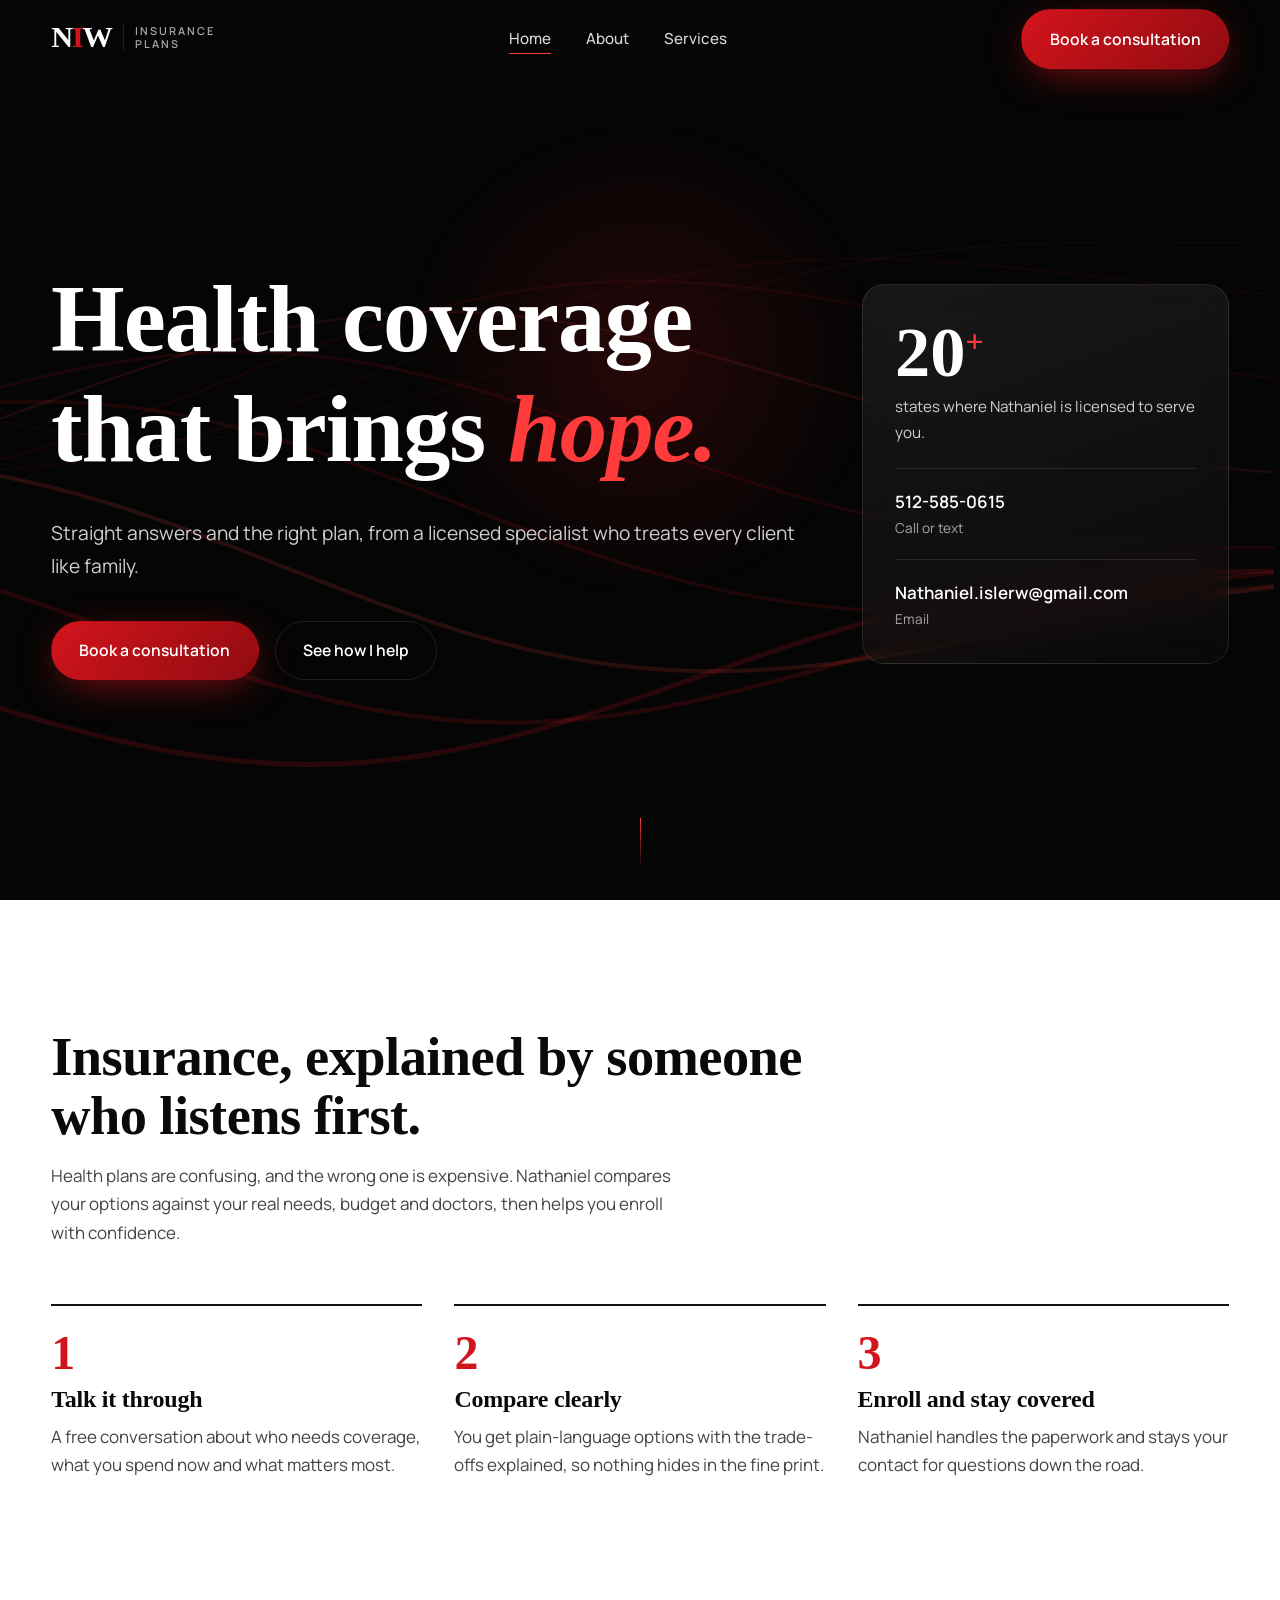
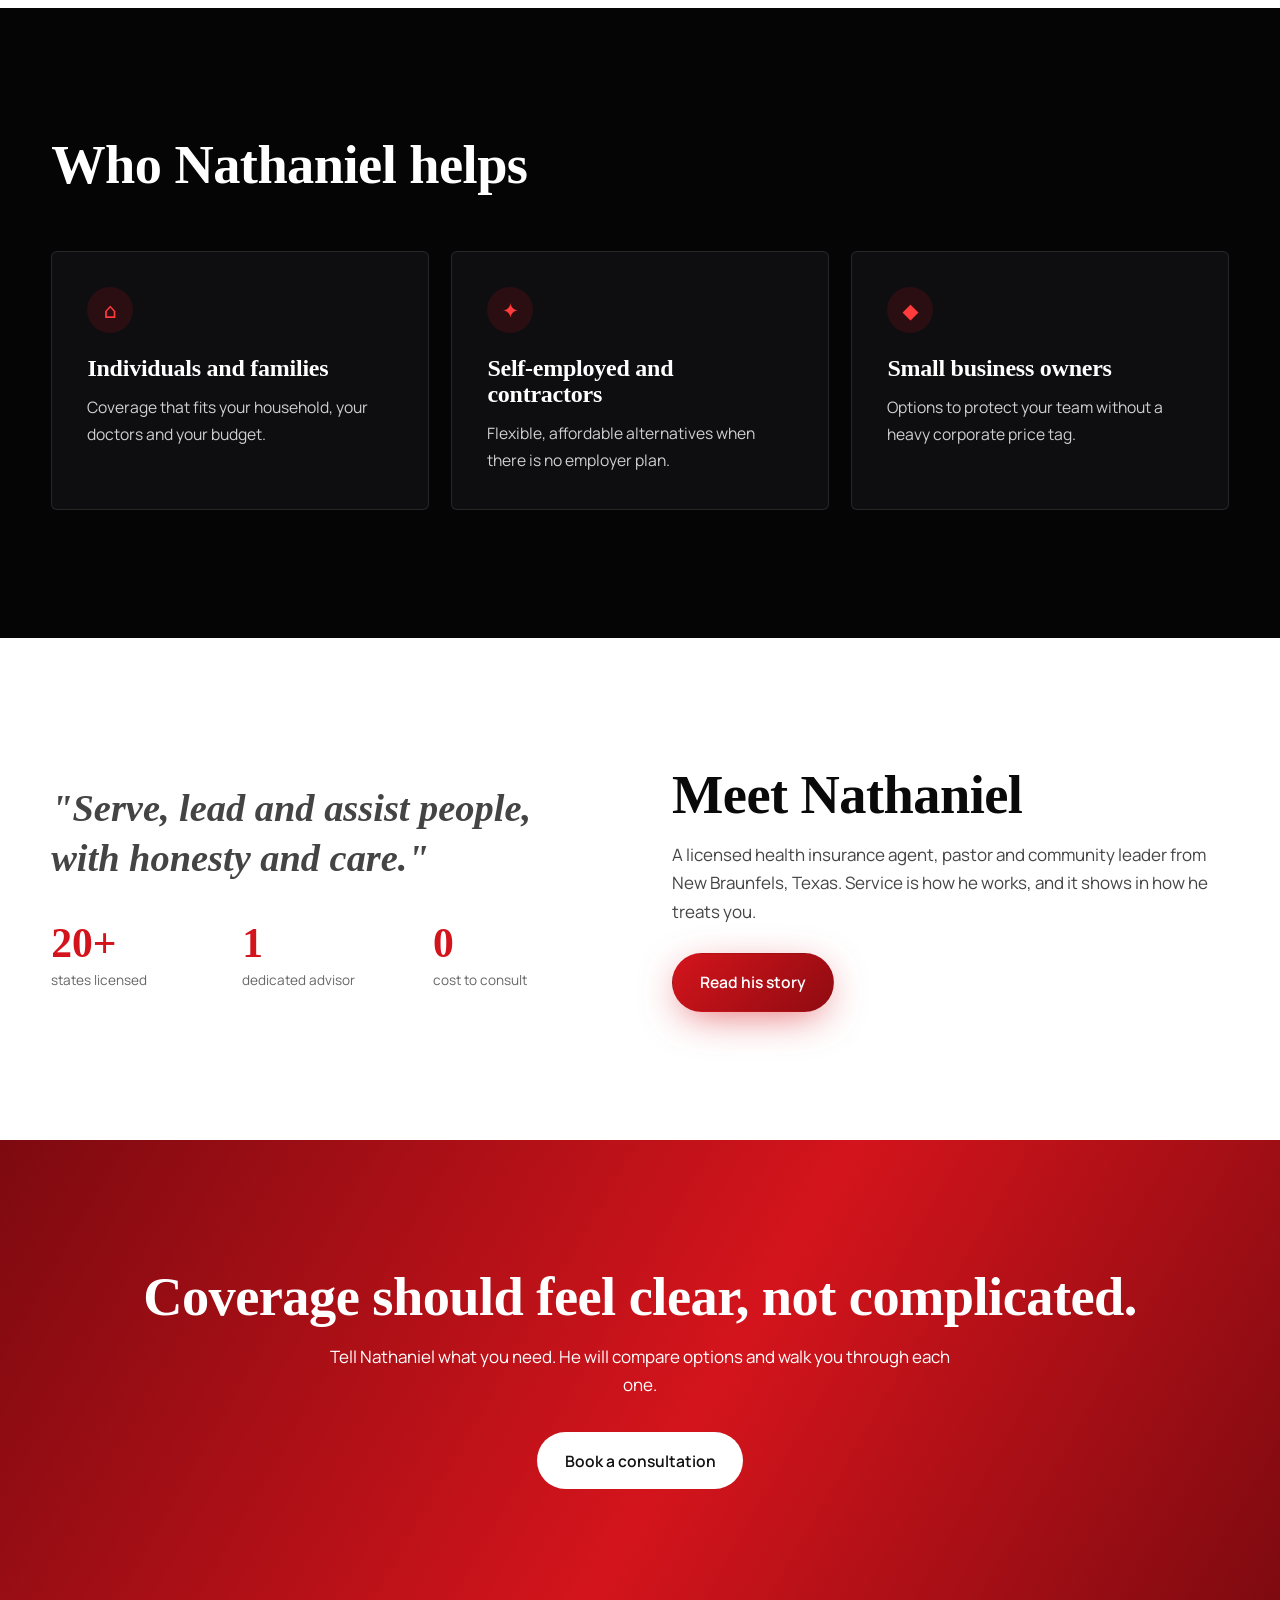
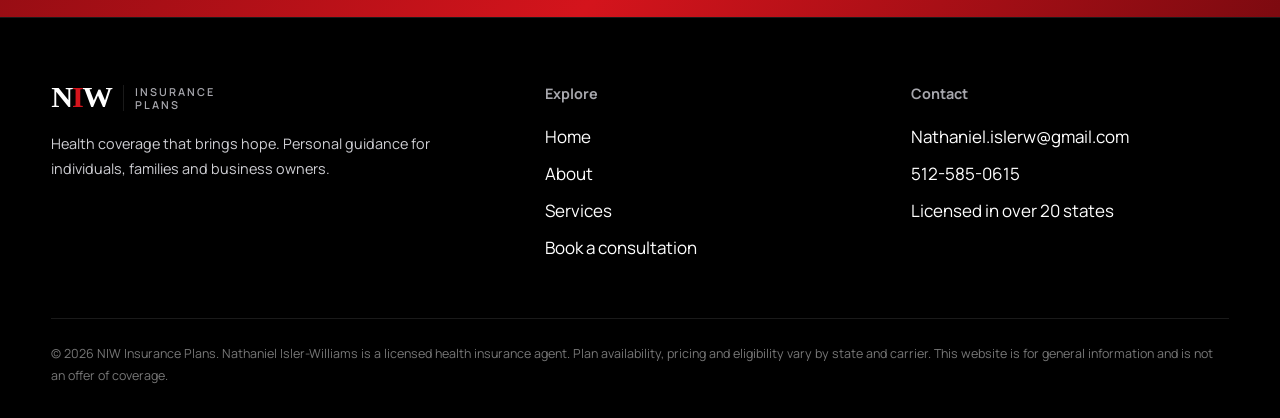
<file: index.html>
<!doctype html><html lang="en"><head><meta charset="utf-8">
    <meta name="viewport" content="width=device-width,initial-scale=1">
    <link rel="preconnect" href="https://fonts.googleapis.com">
    <link rel="preconnect" href="https://fonts.gstatic.com" crossorigin>
    <link href="https://fonts.googleapis.com/css2?family=Bodoni+Moda:ital,opsz,wght@0,6..96,600;0,6..96,700;1,6..96,600&family=Manrope:wght@400;500;600;700&display=swap" rel="stylesheet">
    <link rel="stylesheet" href="css/style.css">
    <title>NIW Insurance Plans | Health Insurance Specialist in Texas</title><meta name="description" content="Nathaniel Isler-Williams is a licensed health insurance specialist helping individuals, families and business owners find coverage that brings hope. Licensed in 20+ states."></head>
    <body>
<div class="glow"></div>
<section class="hero"><canvas id="fx" aria-hidden="true"></canvas><div class="wrap"><div>
<h1 aria-label="Health coverage that brings hope"><span class="w" style="--i:0"><span>Health</span></span> <span class="w" style="--i:1"><span>coverage</span></span> <span class="w" style="--i:2"><span>that</span></span> <span class="w" style="--i:3"><span>brings</span></span> <span class="w" style="--i:4"><span><em>hope.</em></span></span></h1>
<p class="lead">Straight answers and the right plan, from a licensed specialist who treats every client like family.</p>
<div class="cta"><a class="btn red mag" href="book.html">Book a consultation</a><a class="btn" href="services.html">See how I help</a></div></div>
<aside class="panel"><div class="big"><span data-n="20">0</span><sup>+</sup></div><p>states where Nathaniel is licensed to serve you.</p><hr><a href="tel:+15125850615">512-585-0615<span>Call or text</span></a><hr><a href="mailto:Nathaniel.islerw@gmail.com">Nathaniel.islerw@gmail.com<span>Email</span></a></aside></div><div class="scroll"></div></section>
<section class="light"><div class="wrap"><div class="head rv"><h2>Insurance, explained by someone who listens first.</h2><p>Health plans are confusing, and the wrong one is expensive. Nathaniel compares your options against your real needs, budget and doctors, then helps you enroll with confidence.</p></div>
<div class="steps rv"><div><h3>Talk it through</h3><p>A free conversation about who needs coverage, what you spend now and what matters most.</p></div><div><h3>Compare clearly</h3><p>You get plain-language options with the trade-offs explained, so nothing hides in the fine print.</p></div><div><h3>Enroll and stay covered</h3><p>Nathaniel handles the paperwork and stays your contact for questions down the road.</p></div></div></div></section>
<section><div class="wrap"><div class="head rv"><h2>Who Nathaniel helps</h2></div><div class="grid rv">
<div class="card"><div class="ico">⌂</div><h3>Individuals and families</h3><p>Coverage that fits your household, your doctors and your budget.</p></div>
<div class="card"><div class="ico">✦</div><h3>Self-employed and contractors</h3><p>Flexible, affordable alternatives when there is no employer plan.</p></div>
<div class="card"><div class="ico">◆</div><h3>Small business owners</h3><p>Options to protect your team without a heavy corporate price tag.</p></div></div></div></section>
<section class="light"><div class="wrap split"><div class="rv"><p class="quote">"Serve, lead and assist people, with honesty and care."</p><div class="stats"><div><b>20+</b><span>states licensed</span></div><div><b>1</b><span>dedicated advisor</span></div><div><b>0</b><span>cost to consult</span></div></div></div><div class="rv"><h2>Meet Nathaniel</h2><p style="margin:1rem 0 1.6rem">A licensed health insurance agent, pastor and community leader from New Braunfels, Texas. Service is how he works, and it shows in how he treats you.</p><a class="btn red" href="about.html">Read his story</a></div></div></section>
<section class="band"><div class="wrap rv"><h2>Coverage should feel clear, not complicated.</h2><p>Tell Nathaniel what you need. He will compare options and walk you through each one.</p><a class="btn mag" href="book.html">Book a consultation</a></div></section><script src="js/main.js"></script></body></html>
</file>
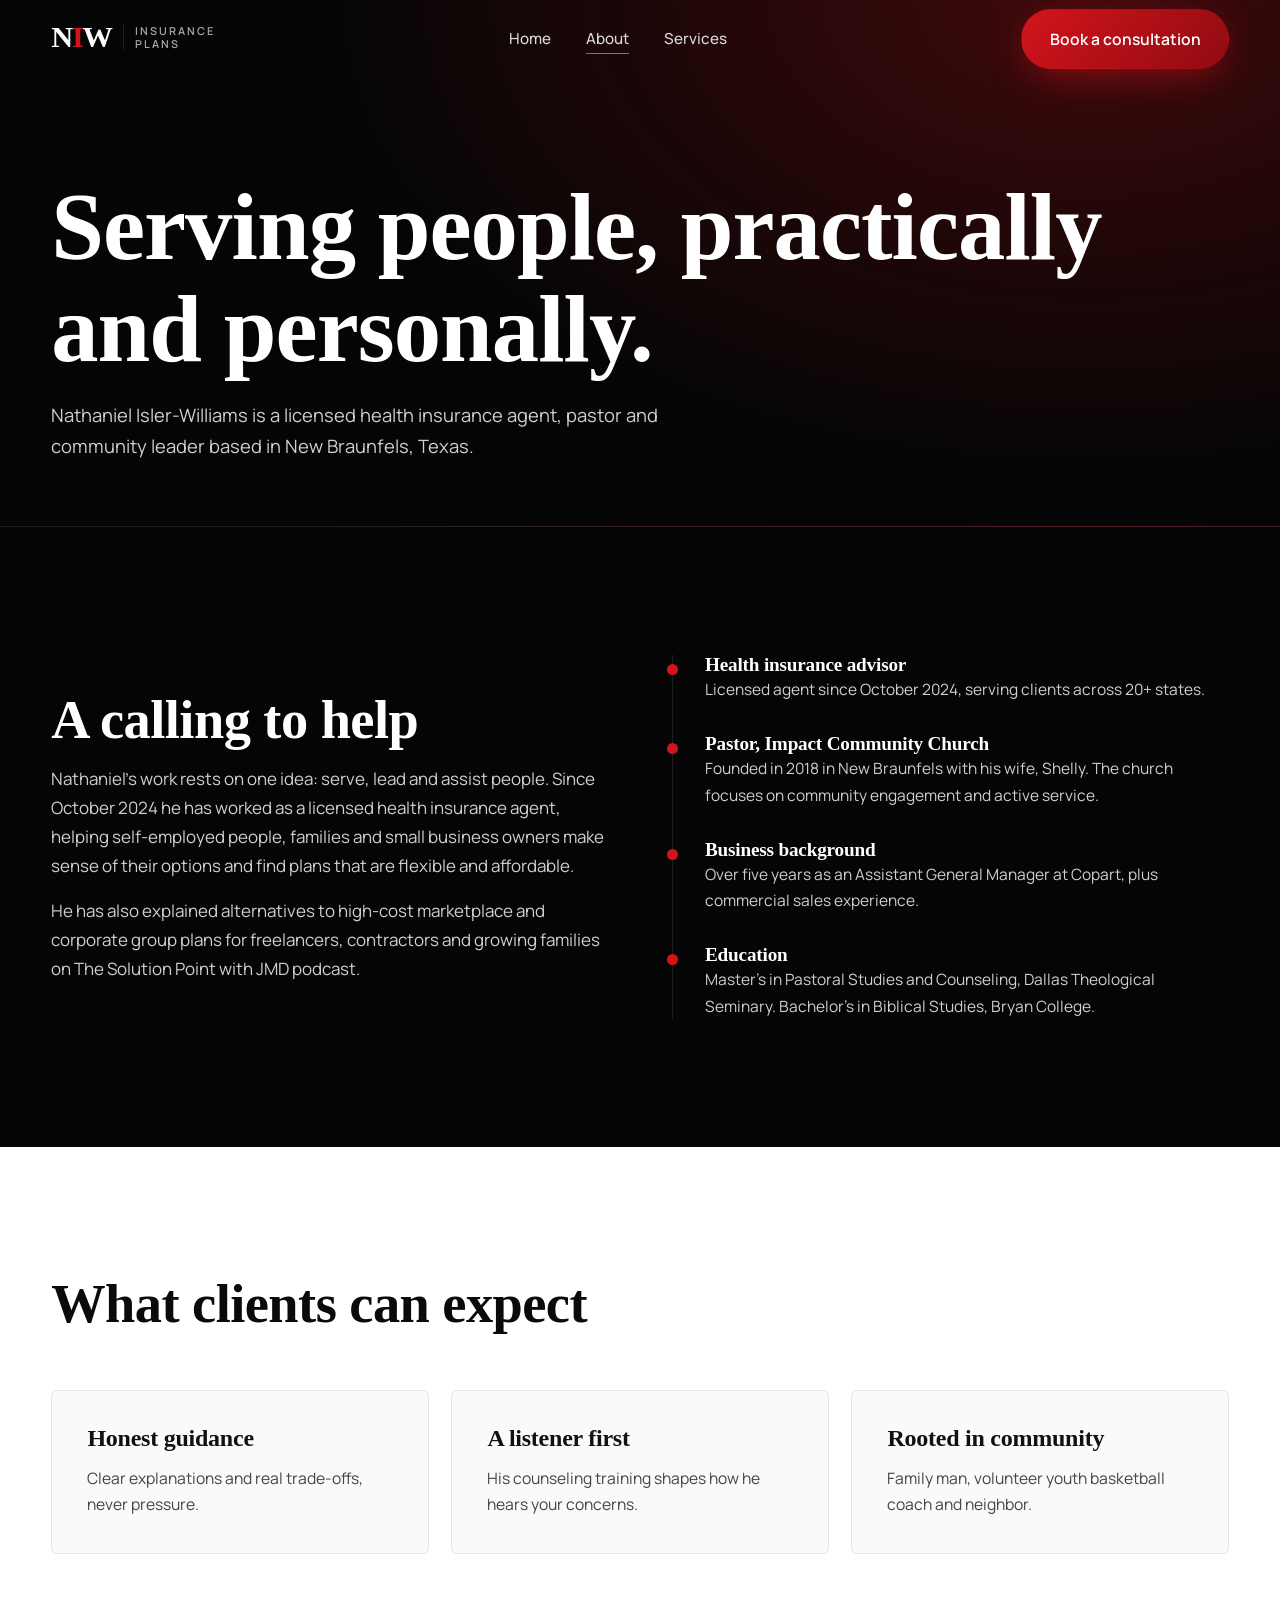
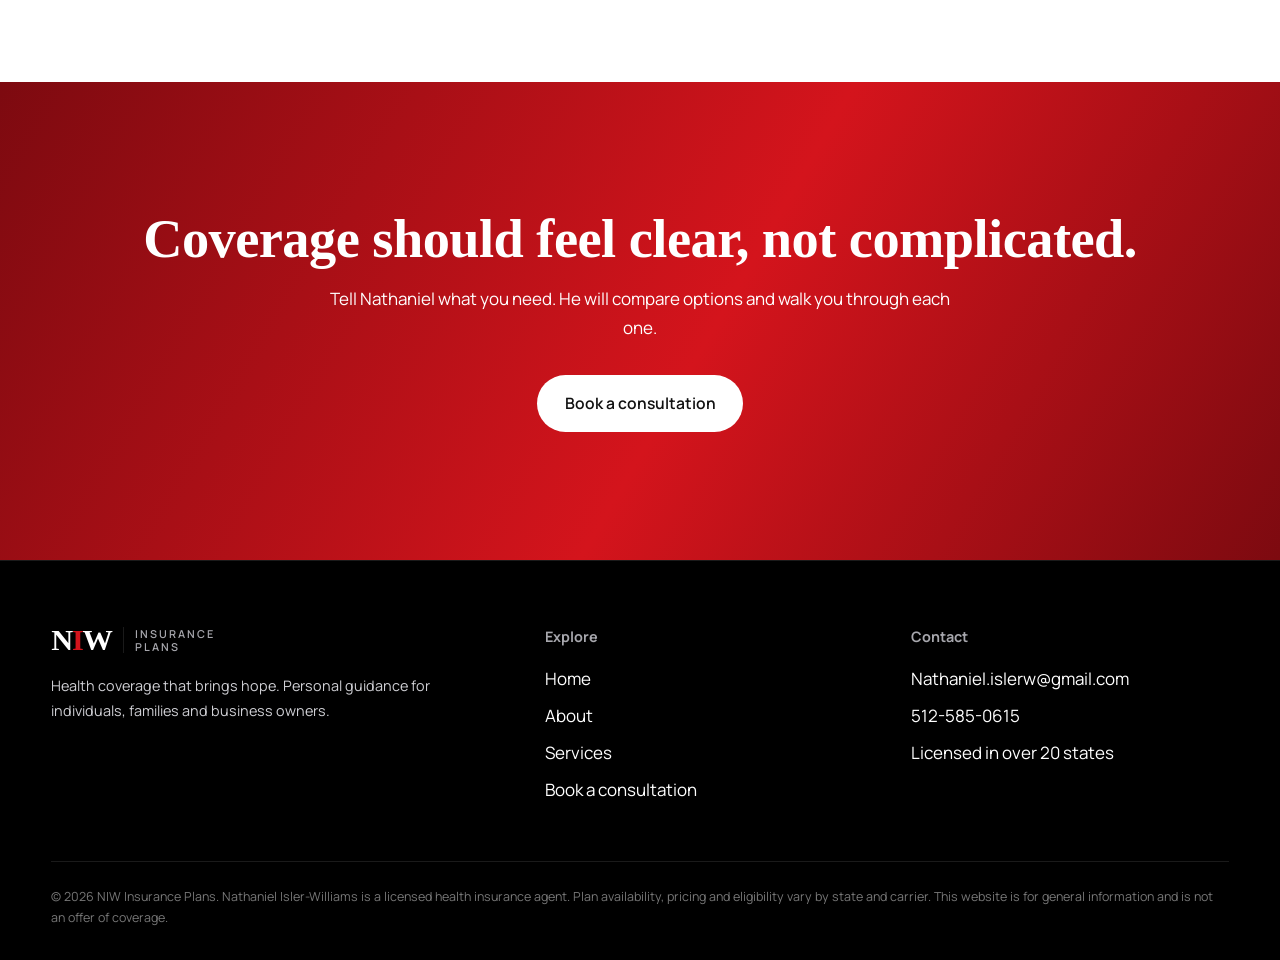
<file: about.html>
<!doctype html><html lang="en"><head><meta charset="utf-8"><meta name="viewport" content="width=device-width,initial-scale=1"><link rel="preconnect" href="https://fonts.googleapis.com"><link rel="preconnect" href="https://fonts.gstatic.com" crossorigin><link href="https://fonts.googleapis.com/css2?family=Bodoni+Moda:ital,opsz,wght@0,6..96,600;0,6..96,700;1,6..96,600&family=Manrope:wght@400;500;600;700&display=swap" rel="stylesheet"><link rel="stylesheet" href="css/style.css"><title>About Nathaniel Isler-Williams | NIW Insurance Plans</title><meta name="description" content="Meet Nathaniel Isler-Williams, licensed health insurance agent, pastor and community leader in New Braunfels, Texas."></head><body>
<section class="page-hero"><div class="wrap"><h1>Serving people, practically and personally.</h1><p>Nathaniel Isler-Williams is a licensed health insurance agent, pastor and community leader based in New Braunfels, Texas.</p></div></section>
<section><div class="wrap split"><div class="rv"><h2>A calling to help</h2><p style="margin-top:1rem">Nathaniel's work rests on one idea: serve, lead and assist people. Since October 2024 he has worked as a licensed health insurance agent, helping self-employed people, families and small business owners make sense of their options and find plans that are flexible and affordable.</p><p style="margin-top:1rem">He has also explained alternatives to high-cost marketplace and corporate group plans for freelancers, contractors and growing families on The Solution Point with JMD podcast.</p></div>
<div class="tl rv"><div><h3>Health insurance advisor</h3><p>Licensed agent since October 2024, serving clients across 20+ states.</p></div><div><h3>Pastor, Impact Community Church</h3><p>Founded in 2018 in New Braunfels with his wife, Shelly. The church focuses on community engagement and active service.</p></div><div><h3>Business background</h3><p>Over five years as an Assistant General Manager at Copart, plus commercial sales experience.</p></div><div><h3>Education</h3><p>Master's in Pastoral Studies and Counseling, Dallas Theological Seminary. Bachelor's in Biblical Studies, Bryan College.</p></div></div></div></section>
<section class="light"><div class="wrap"><div class="head rv"><h2>What clients can expect</h2></div><div class="grid rv"><div class="card" style="background:#fafafa;border-color:#e5e5e5"><h3 style="color:#111">Honest guidance</h3><p>Clear explanations and real trade-offs, never pressure.</p></div><div class="card" style="background:#fafafa;border-color:#e5e5e5"><h3 style="color:#111">A listener first</h3><p>His counseling training shapes how he hears your concerns.</p></div><div class="card" style="background:#fafafa;border-color:#e5e5e5"><h3 style="color:#111">Rooted in community</h3><p>Family man, volunteer youth basketball coach and neighbor.</p></div></div></div></section>
<section class="band"><div class="wrap rv"><h2>Coverage should feel clear, not complicated.</h2><p>Tell Nathaniel what you need. He will compare options and walk you through each one.</p><a class="btn mag" href="book.html">Book a consultation</a></div></section><script src="js/main.js"></script></body></html>
</file>
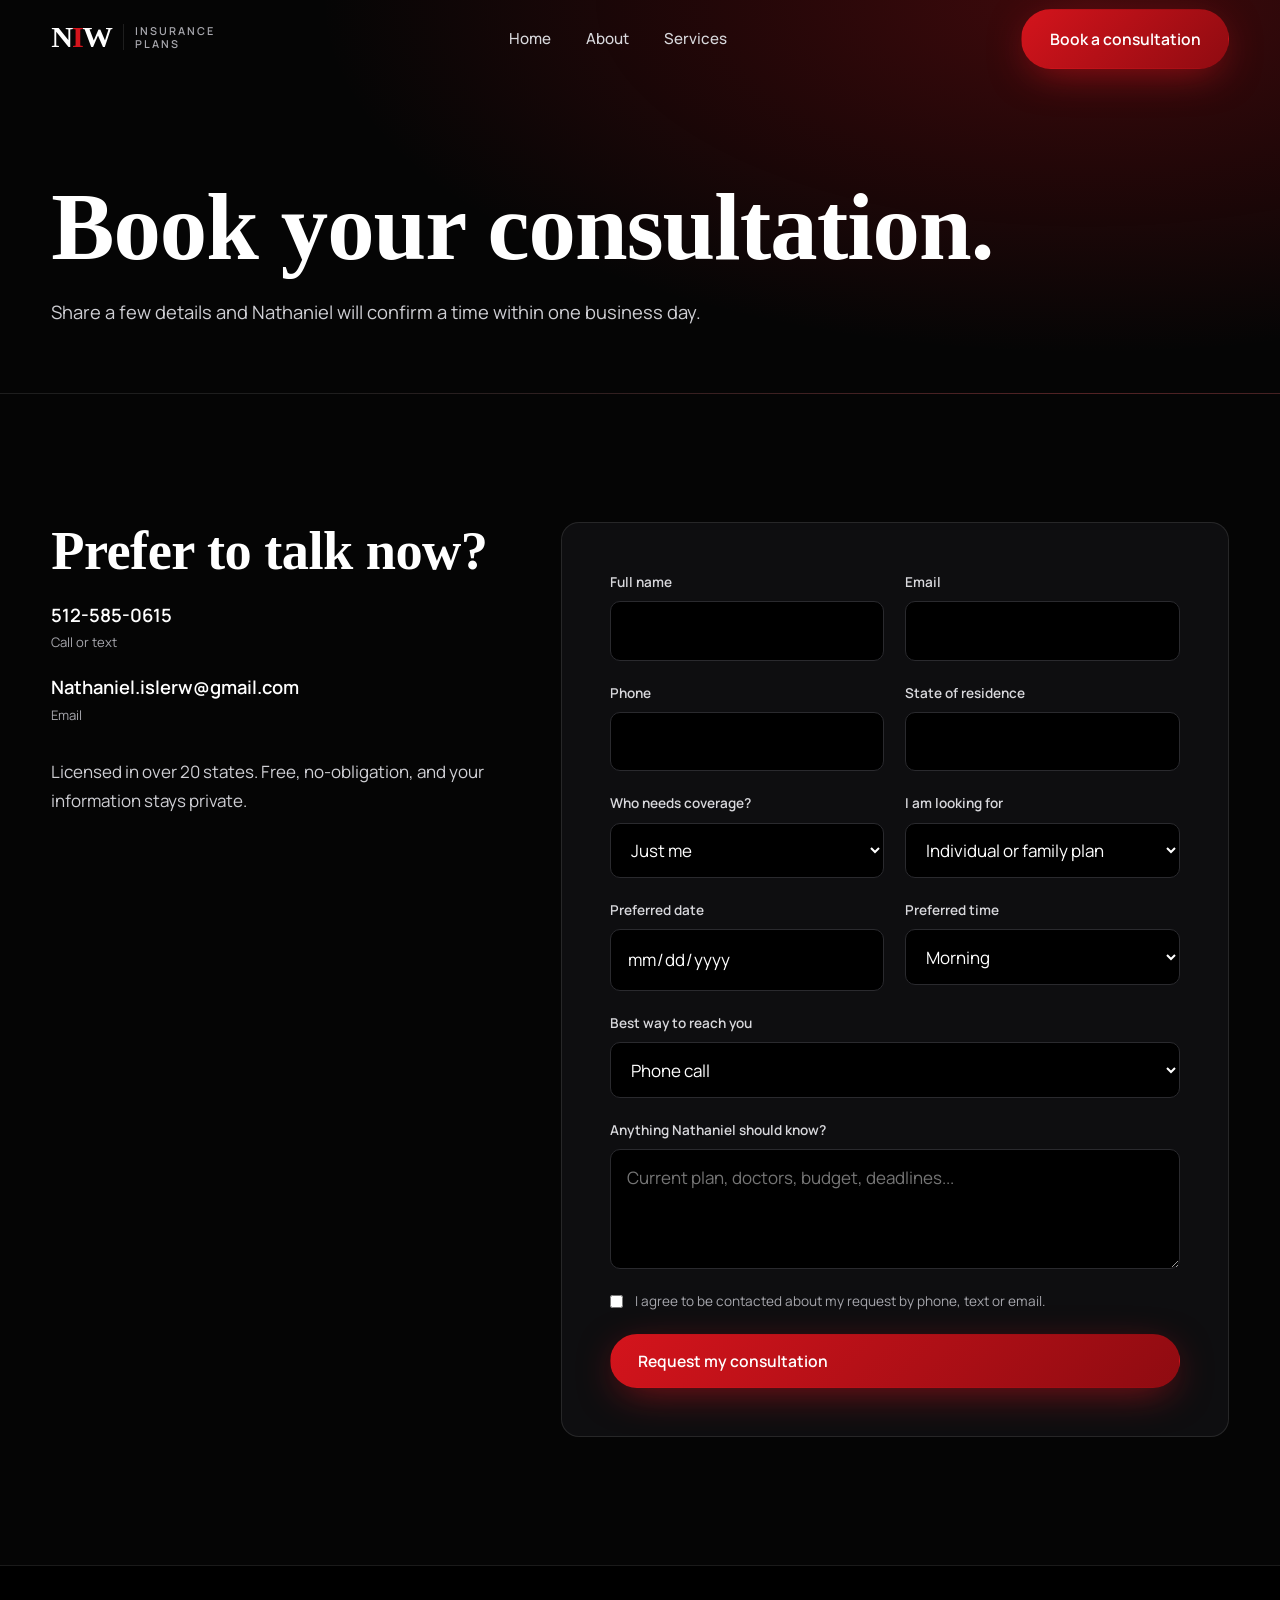
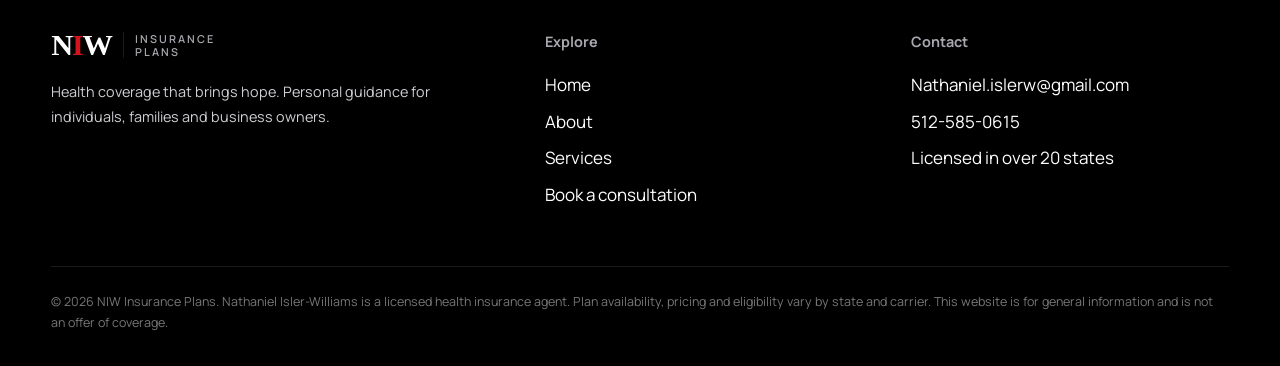
<file: book.html>
<!doctype html><html lang="en"><head><meta charset="utf-8"><meta name="viewport" content="width=device-width,initial-scale=1"><link rel="preconnect" href="https://fonts.googleapis.com"><link rel="preconnect" href="https://fonts.gstatic.com" crossorigin><link href="https://fonts.googleapis.com/css2?family=Bodoni+Moda:ital,opsz,wght@0,6..96,600;0,6..96,700;1,6..96,600&family=Manrope:wght@400;500;600;700&display=swap" rel="stylesheet"><link rel="stylesheet" href="css/style.css"><title>Book a Consultation | NIW Insurance Plans</title><meta name="description" content="Request a free health insurance consultation with Nathaniel Isler-Williams."></head><body>
<section class="page-hero"><div class="wrap"><h1>Book your consultation.</h1><p>Share a few details and Nathaniel will confirm a time within one business day.</p></div></section>
<section><div class="wrap book"><div class="info rv"><h2>Prefer to talk now?</h2><a href="tel:+15125850615">512-585-0615<span>Call or text</span></a><a href="mailto:Nathaniel.islerw@gmail.com">Nathaniel.islerw@gmail.com<span>Email</span></a><p style="margin-top:2rem">Licensed in over 20 states. Free, no-obligation, and your information stays private.</p></div>
<form id="bk" class="rv"><input type="hidden" name="_subject" value="New consultation request - NIW Insurance Plans"><input type="hidden" name="_template" value="table"><input type="hidden" name="_captcha" value="false"><input class="hp" type="text" name="_honey" tabindex="-1" autocomplete="off">
<div class="f"><label for="n">Full name</label><input id="n" name="Full name" required autocomplete="name"></div>
<div class="f"><label for="e">Email</label><input id="e" type="email" name="Email" required autocomplete="email"></div>
<div class="f"><label for="p">Phone</label><input id="p" type="tel" name="Phone" required autocomplete="tel"></div>
<div class="f"><label for="s">State of residence</label><input id="s" name="State" required autocomplete="address-level1"></div>
<div class="f"><label for="w">Who needs coverage?</label><select id="w" name="Coverage for"><option>Just me</option><option>Me and my spouse</option><option>My family</option><option>My business or team</option></select></div>
<div class="f"><label for="t">I am looking for</label><select id="t" name="Looking for"><option>Individual or family plan</option><option>Self-employed coverage</option><option>Small business coverage</option><option>Review of my current plan</option><option>Not sure yet</option></select></div>
<div class="f"><label for="d">Preferred date</label><input id="d" type="date" name="Preferred date" required></div>
<div class="f"><label for="tm">Preferred time</label><select id="tm" name="Preferred time"><option>Morning</option><option>Afternoon</option><option>Evening</option></select></div>
<div class="f full"><label for="c">Best way to reach you</label><select id="c" name="Contact method"><option>Phone call</option><option>Text message</option><option>Email</option></select></div>
<div class="f full"><label for="m">Anything Nathaniel should know?</label><textarea id="m" name="Notes" placeholder="Current plan, doctors, budget, deadlines..."></textarea></div>
<div class="f full chk"><input id="k" type="checkbox" name="Consent to contact" value="Yes" required><label for="k" style="font-weight:400;color:#a7a7ad">I agree to be contacted about my request by phone, text or email.</label></div>
<div class="f full"><button class="btn red" type="submit">Request my consultation</button></div><div id="msg" role="status"></div></form></div></section>
<script src="js/main.js"></script></body></html>
</file>
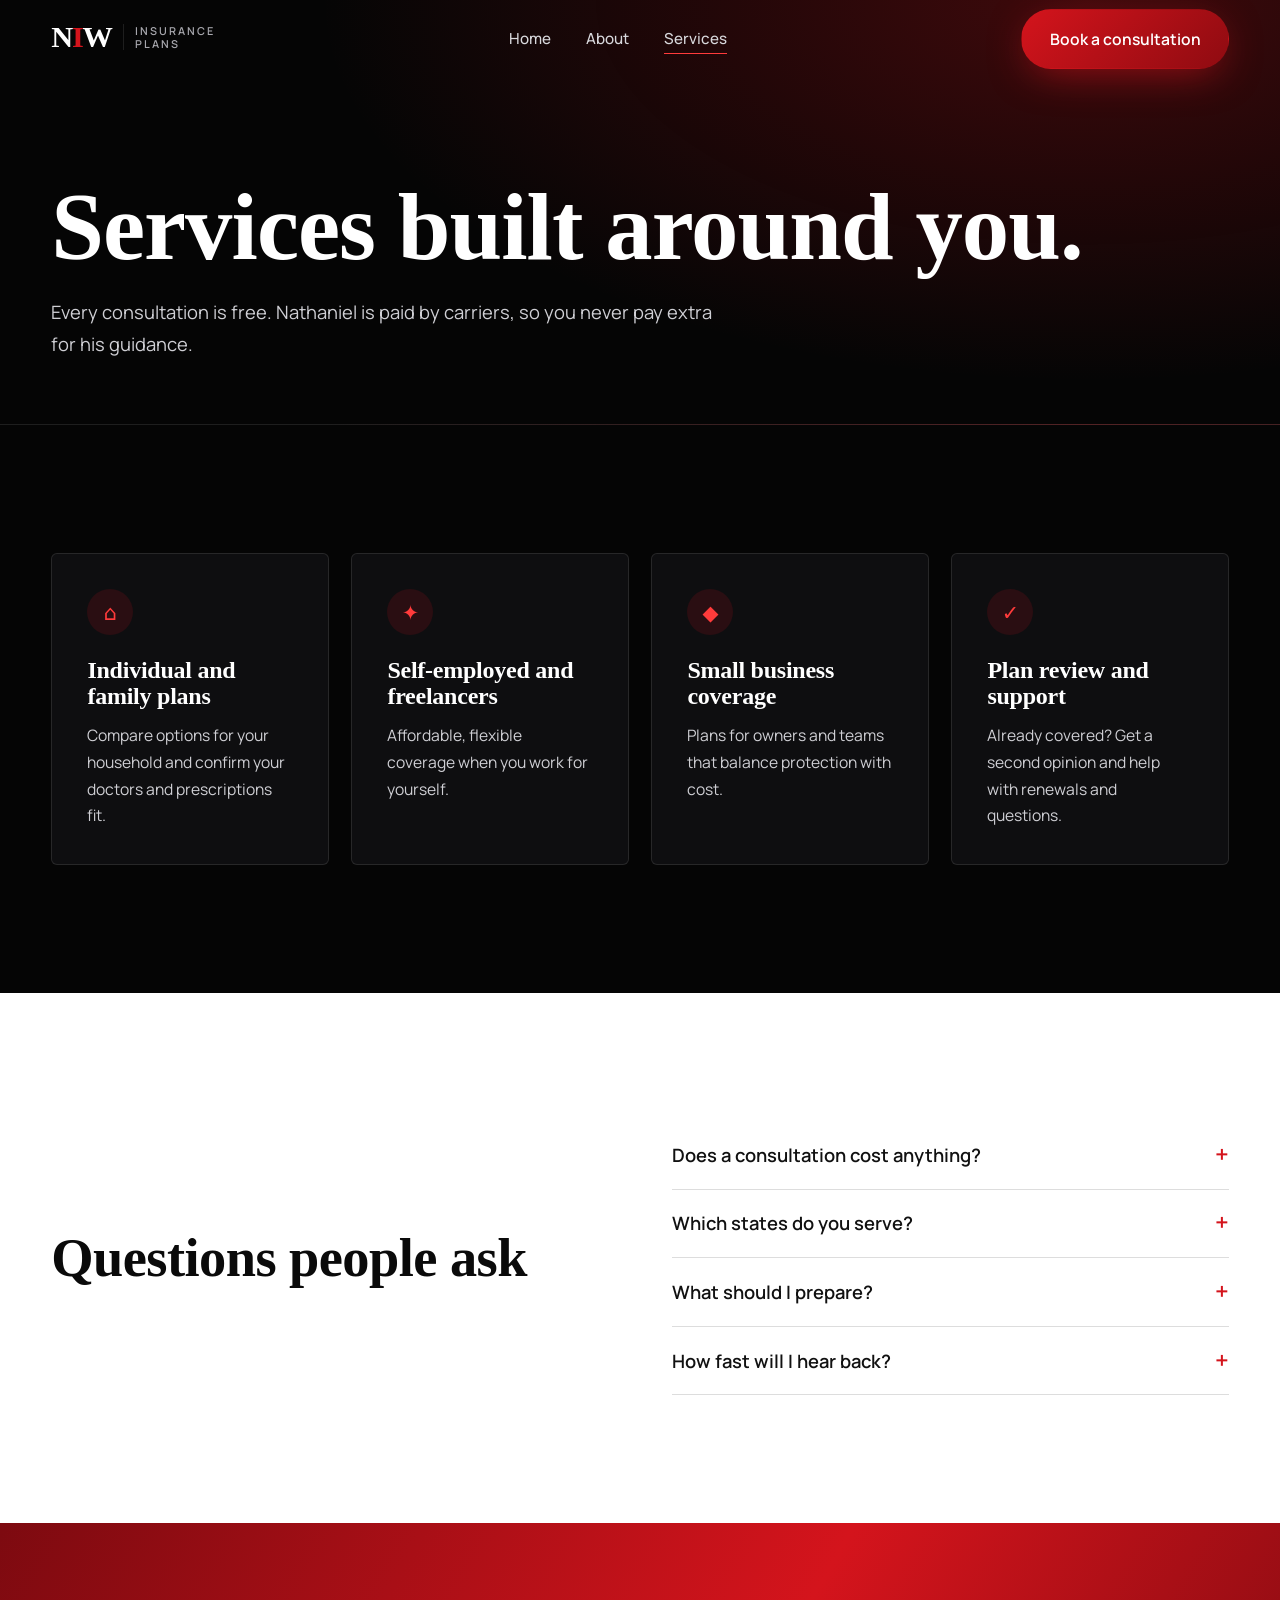
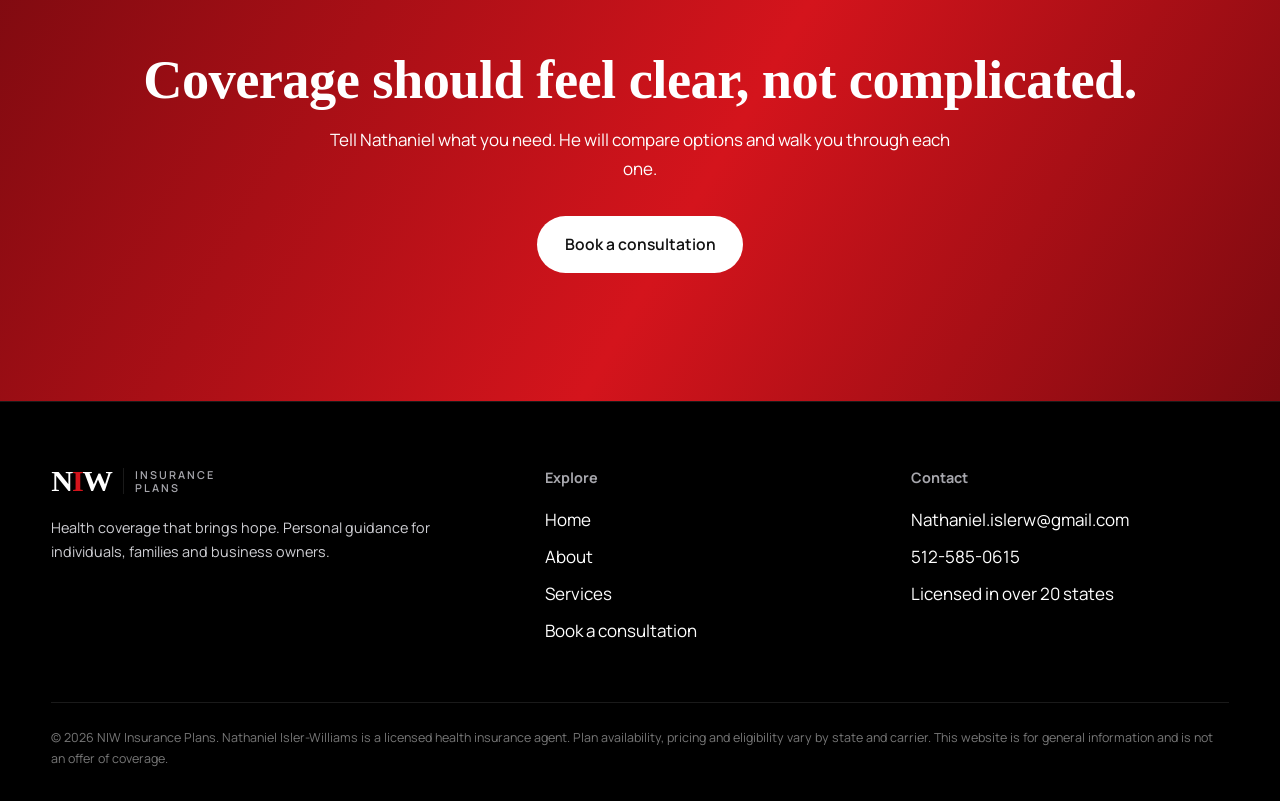
<file: services.html>
<!doctype html><html lang="en"><head><meta charset="utf-8"><meta name="viewport" content="width=device-width,initial-scale=1"><link rel="preconnect" href="https://fonts.googleapis.com"><link rel="preconnect" href="https://fonts.gstatic.com" crossorigin><link href="https://fonts.googleapis.com/css2?family=Bodoni+Moda:ital,opsz,wght@0,6..96,600;0,6..96,700;1,6..96,600&family=Manrope:wght@400;500;600;700&display=swap" rel="stylesheet"><link rel="stylesheet" href="css/style.css"><title>Health Insurance Services | NIW Insurance Plans</title><meta name="description" content="Health insurance guidance for individuals, families, the self-employed and small businesses."></head><body>
<section class="page-hero"><div class="wrap"><h1>Services built around you.</h1><p>Every consultation is free. Nathaniel is paid by carriers, so you never pay extra for his guidance.</p></div></section>
<section><div class="wrap"><div class="grid rv">
<div class="card"><div class="ico">⌂</div><h3>Individual and family plans</h3><p>Compare options for your household and confirm your doctors and prescriptions fit.</p></div>
<div class="card"><div class="ico">✦</div><h3>Self-employed and freelancers</h3><p>Affordable, flexible coverage when you work for yourself.</p></div>
<div class="card"><div class="ico">◆</div><h3>Small business coverage</h3><p>Plans for owners and teams that balance protection with cost.</p></div>
<div class="card"><div class="ico">✓</div><h3>Plan review and support</h3><p>Already covered? Get a second opinion and help with renewals and questions.</p></div></div></div></section>
<section class="light"><div class="wrap split"><div class="rv"><h2>Questions people ask</h2></div><div class="faq rv">
<details><summary>Does a consultation cost anything?</summary><p>No. Consultations are free and carry no obligation.</p></details>
<details><summary>Which states do you serve?</summary><p>Nathaniel is licensed in over 20 states. Share yours in the form and he will confirm availability.</p></details>
<details><summary>What should I prepare?</summary><p>Who needs coverage, your state, your current plan if any, and your doctors or medications.</p></details>
<details><summary>How fast will I hear back?</summary><p>Within one business day of your request.</p></details></div></div></section>
<section class="band"><div class="wrap rv"><h2>Coverage should feel clear, not complicated.</h2><p>Tell Nathaniel what you need. He will compare options and walk you through each one.</p><a class="btn mag" href="book.html">Book a consultation</a></div></section><script src="js/main.js"></script></body></html>
</file>
<file: css/style.css>
:root{--ink:#050505;--ink2:#0e0e10;--line:rgba(255,255,255,.1);--red:#d4141c;--red2:#ff3b3b;--paper:#fff;--mute:#a7a7ad;--serif:"Fredoka",Didot,Georgia,serif;--sans:"Manrope",system-ui,sans-serif}
*{box-sizing:border-box;margin:0;padding:0}html{scroll-behavior:smooth}
body{background:var(--ink);color:var(--paper);font:400 1.0625rem/1.7 var(--sans);-webkit-font-smoothing:antialiased;overflow-x:hidden}
a{color:inherit;text-decoration:none}img{max-width:100%}
:focus-visible{outline:2px solid var(--red2);outline-offset:3px}
.wrap{width:min(1180px,92vw);margin:auto}
h1,h2,h3{font-family:var(--serif);font-weight:700;line-height:1.08;letter-spacing:-.01em}
h1{font-size:clamp(2.8rem,7.4vw,6.2rem)}h2{font-size:clamp(2rem,4.4vw,3.4rem)}h3{font-size:1.5rem}
p{color:#cfcfd4;max-width:62ch}
section{padding:clamp(4.5rem,10vw,8rem) 0;position:relative}
.logo{font:700 1.9rem/1 var(--serif);display:inline-flex;align-items:center;gap:.7rem}
.logo b{letter-spacing:-.04em}.logo i{color:var(--red);font-style:normal}
.logo small{font:600 .68rem/1.2 var(--sans);letter-spacing:.18em;border-left:1px solid var(--line);padding-left:.7rem;color:var(--mute);text-transform:uppercase}
header{position:fixed;inset:0 0 auto;z-index:50;transition:.4s}
header.solid{background:rgba(5,5,5,.78);backdrop-filter:blur(16px);border-bottom:1px solid var(--line)}
.nav{display:flex;align-items:center;justify-content:space-between;height:78px}
.nav ul{display:flex;gap:2.2rem;list-style:none;font-size:.95rem;font-weight:500}
.nav ul a{color:#d8d8dc;position:relative;padding:.3rem 0}
.nav ul a::after{content:"";position:absolute;left:0;bottom:0;height:1px;width:0;background:var(--red2);transition:.3s}
.nav ul a:hover::after,.nav ul a.on::after{width:100%}
.burger{display:none;background:none;border:0;color:#fff;font-size:1.6rem;cursor:pointer}
.btn{display:inline-flex;align-items:center;gap:.6rem;padding:.95rem 1.7rem;border-radius:999px;font-weight:600;font-size:.98rem;border:1px solid var(--line);cursor:pointer;transition:background .3s,border-color .3s,box-shadow .3s;font-family:inherit;color:#fff;background:transparent}
.btn.red{background:linear-gradient(135deg,var(--red),#8f0b11);border-color:transparent;box-shadow:0 10px 40px -10px rgba(212,20,28,.7)}
.btn.red:hover{box-shadow:0 14px 50px -6px rgba(255,59,59,.8)}.btn:hover{border-color:#fff}
.hero{min-height:100svh;display:flex;align-items:center;padding:8rem 0 5rem;overflow:hidden}
#fx{position:absolute;inset:0;width:100%;height:100%}
.glow{position:fixed;width:520px;height:520px;border-radius:50%;pointer-events:none;background:radial-gradient(circle,rgba(212,20,28,.16),transparent 65%);transform:translate(-50%,-50%);z-index:0;left:50%;top:40%}
.hero .wrap{position:relative;z-index:2;display:grid;grid-template-columns:1.35fr .65fr;gap:3rem;align-items:center}
.hero h1 .w{display:inline-block;overflow:hidden;vertical-align:top;padding-bottom:.08em}
.hero h1 .w span{display:inline-block;transform:translateY(110%) rotate(4deg);animation:up 1.1s cubic-bezier(.2,.8,.2,1) forwards;animation-delay:calc(var(--i)*.09s + .2s)}
.hero h1 em{color:var(--red2);font-style:italic}
@keyframes up{to{transform:none}}
.hero p.lead{margin:1.8rem 0 2.4rem;font-size:1.2rem;opacity:0;animation:fade 1s 1.2s forwards}
.hero .cta{display:flex;gap:1rem;flex-wrap:wrap;opacity:0;animation:fade 1s 1.45s forwards}
@keyframes fade{to{opacity:1}}
.panel{border:1px solid var(--line);border-radius:22px;padding:2rem;background:linear-gradient(160deg,rgba(255,255,255,.08),rgba(255,255,255,.02));backdrop-filter:blur(18px);opacity:0;animation:fade 1.2s 1.7s forwards;transform:perspective(900px) rotateY(var(--ry,0deg)) rotateX(var(--rx,0deg));transition:transform .2s}
.panel .big{font:700 4.4rem/1 var(--serif);color:#fff}.panel .big sup{color:var(--red2);font-size:2rem}
.panel p{font-size:.95rem;margin:.4rem 0 1.4rem}.panel hr{border:0;border-top:1px solid var(--line);margin:1.2rem 0}
.panel a{color:#fff;font-weight:600;display:block}.panel a span{color:var(--mute);font-weight:400;font-size:.85rem;display:block}
.scroll{position:absolute;bottom:2rem;left:50%;width:1px;height:50px;background:linear-gradient(var(--red2),transparent);animation:drip 2s infinite}
@keyframes drip{0%{transform:scaleY(0);transform-origin:top}50%{transform:scaleY(1);transform-origin:top}51%{transform-origin:bottom}100%{transform:scaleY(0);transform-origin:bottom}}
.light{background:var(--paper);color:#111}.light p{color:#444}.light h2,.light h3{color:#0a0a0a}
.head{max-width:760px;margin-bottom:3.5rem}.head p{margin-top:1rem}
.grid{display:grid;gap:1.4rem;grid-template-columns:repeat(auto-fit,minmax(250px,1fr))}
.card{padding:2.2rem;border:1px solid var(--line);border-radius:6px;background:var(--ink2);position:relative;overflow:hidden;transition:border-color .4s,transform .4s}
.card::before{content:"";position:absolute;left:0;top:0;height:3px;width:0;background:var(--red);transition:width .5s}
.card:hover{transform:translateY(-6px);border-color:#333}.card:hover::before{width:100%}
.card h3{margin-bottom:.8rem}.card p{font-size:.98rem}
.ico{width:46px;height:46px;border-radius:50%;background:rgba(212,20,28,.14);display:grid;place-items:center;margin-bottom:1.4rem;color:var(--red2);font-size:1.3rem}
.steps{display:grid;grid-template-columns:repeat(auto-fit,minmax(240px,1fr));gap:2rem;counter-reset:s}
.steps div{border-top:2px solid #111;padding-top:1.4rem;counter-increment:s}
.steps div::before{content:counter(s);font:700 3rem/1 var(--serif);color:var(--red)}
.steps h3{margin:.6rem 0}
.split{display:grid;grid-template-columns:1fr 1fr;gap:4rem;align-items:center}
.stats{display:grid;grid-template-columns:repeat(3,1fr);gap:1rem;margin-top:2.5rem}
.stats b{font:700 2.6rem/1 var(--serif);color:var(--red);display:block}.stats span{font-size:.85rem;color:#666}
.quote{font:italic 600 clamp(1.6rem,3vw,2.4rem)/1.3 var(--serif);max-width:20em;color:#0a0a0a}
.band{background:linear-gradient(120deg,#7d0a10,var(--red) 55%,#7d0a10);text-align:center}.band p{margin:1rem auto 2rem;color:#fff}
.band .btn{background:#fff;color:#111;border:0}
.page-hero{padding:11rem 0 4rem;border-bottom:1px solid var(--line);background:radial-gradient(60% 90% at 85% 0,rgba(212,20,28,.28),transparent)}
.page-hero p{margin-top:1.2rem;font-size:1.15rem}
.tl{border-left:1px solid var(--line);padding-left:2rem;display:grid;gap:2rem}.tl h3{font-size:1.2rem}.tl p{font-size:.97rem}
.tl div{position:relative}.tl div::before{content:"";position:absolute;left:-2.4rem;top:.55rem;width:11px;height:11px;border-radius:50%;background:var(--red)}
.faq details{border-bottom:1px solid #ddd;padding:1.3rem 0}.faq summary{cursor:pointer;font:600 1.15rem var(--sans);list-style:none;display:flex;justify-content:space-between;color:#111}
.faq summary::after{content:"+";color:var(--red);font-size:1.5rem;line-height:1}.faq details[open] summary::after{content:"–"}.faq p{margin-top:.8rem}
.book{display:grid;grid-template-columns:.8fr 1.2fr;gap:4rem;align-items:start}
form{background:var(--ink2);border:1px solid var(--line);border-radius:18px;padding:clamp(1.5rem,4vw,3rem);display:grid;grid-template-columns:1fr 1fr;gap:1.3rem}
.f{display:flex;flex-direction:column;gap:.45rem}.f.full{grid-column:1/-1}
label{font-size:.85rem;font-weight:600;color:#d8d8dc}
input,select,textarea{background:#000;border:1px solid #2a2a2e;border-radius:10px;color:#fff;padding:.9rem 1rem;font:inherit;transition:border-color .3s,box-shadow .3s;width:100%}
input:focus,select:focus,textarea:focus{outline:0;border-color:var(--red2);box-shadow:0 0 0 4px rgba(212,20,28,.2)}
textarea{min-height:120px;resize:vertical}.chk{flex-direction:row;gap:.8rem;align-items:flex-start}.chk input{width:auto;margin-top:.35rem;accent-color:var(--red)}
.hp{position:absolute;left:-9999px}
#msg{grid-column:1/-1;padding:1rem 1.2rem;border-radius:10px;display:none;font-size:.95rem}
#msg.ok{display:block;background:rgba(40,160,90,.15);border:1px solid #28a05a}#msg.err{display:block;background:rgba(212,20,28,.15);border:1px solid var(--red)}
.info a{display:block;margin:1.2rem 0;font-weight:600;font-size:1.15rem}.info a span{display:block;color:var(--mute);font-size:.82rem;font-weight:400}
footer{border-top:1px solid var(--line);padding:4rem 0 2rem;background:#000}
.fg{display:grid;grid-template-columns:1.4fr 1fr 1fr;gap:3rem}footer h4{font-size:.9rem;margin-bottom:1rem;color:var(--mute)}footer li{list-style:none;margin:.5rem 0}footer p{font-size:.9rem}
.legal{margin-top:3rem;padding-top:1.5rem;border-top:1px solid var(--line);font-size:.78rem;color:#777;max-width:none}
.rv{opacity:0;transform:translateY(24px);transition:1s cubic-bezier(.2,.8,.2,1)}.rv.in{opacity:1;transform:none}
@media(max-width:900px){.hero .wrap,.split,.book,.fg{grid-template-columns:1fr}.panel{display:none}.burger{display:block}
.nav ul{position:fixed;inset:78px 0 auto;background:#000;flex-direction:column;padding:2rem 6vw;gap:1.2rem;display:none;border-bottom:1px solid var(--line)}.nav ul.open{display:flex}
.nav>.btn{display:none}form{grid-template-columns:1fr}.logo small{display:none}}
@media(prefers-reduced-motion:reduce){*{animation-duration:.01s!important;animation-delay:0s!important;transition:none!important}.rv{opacity:1;transform:none}.hero h1 .w span{transform:none}}
</file>
